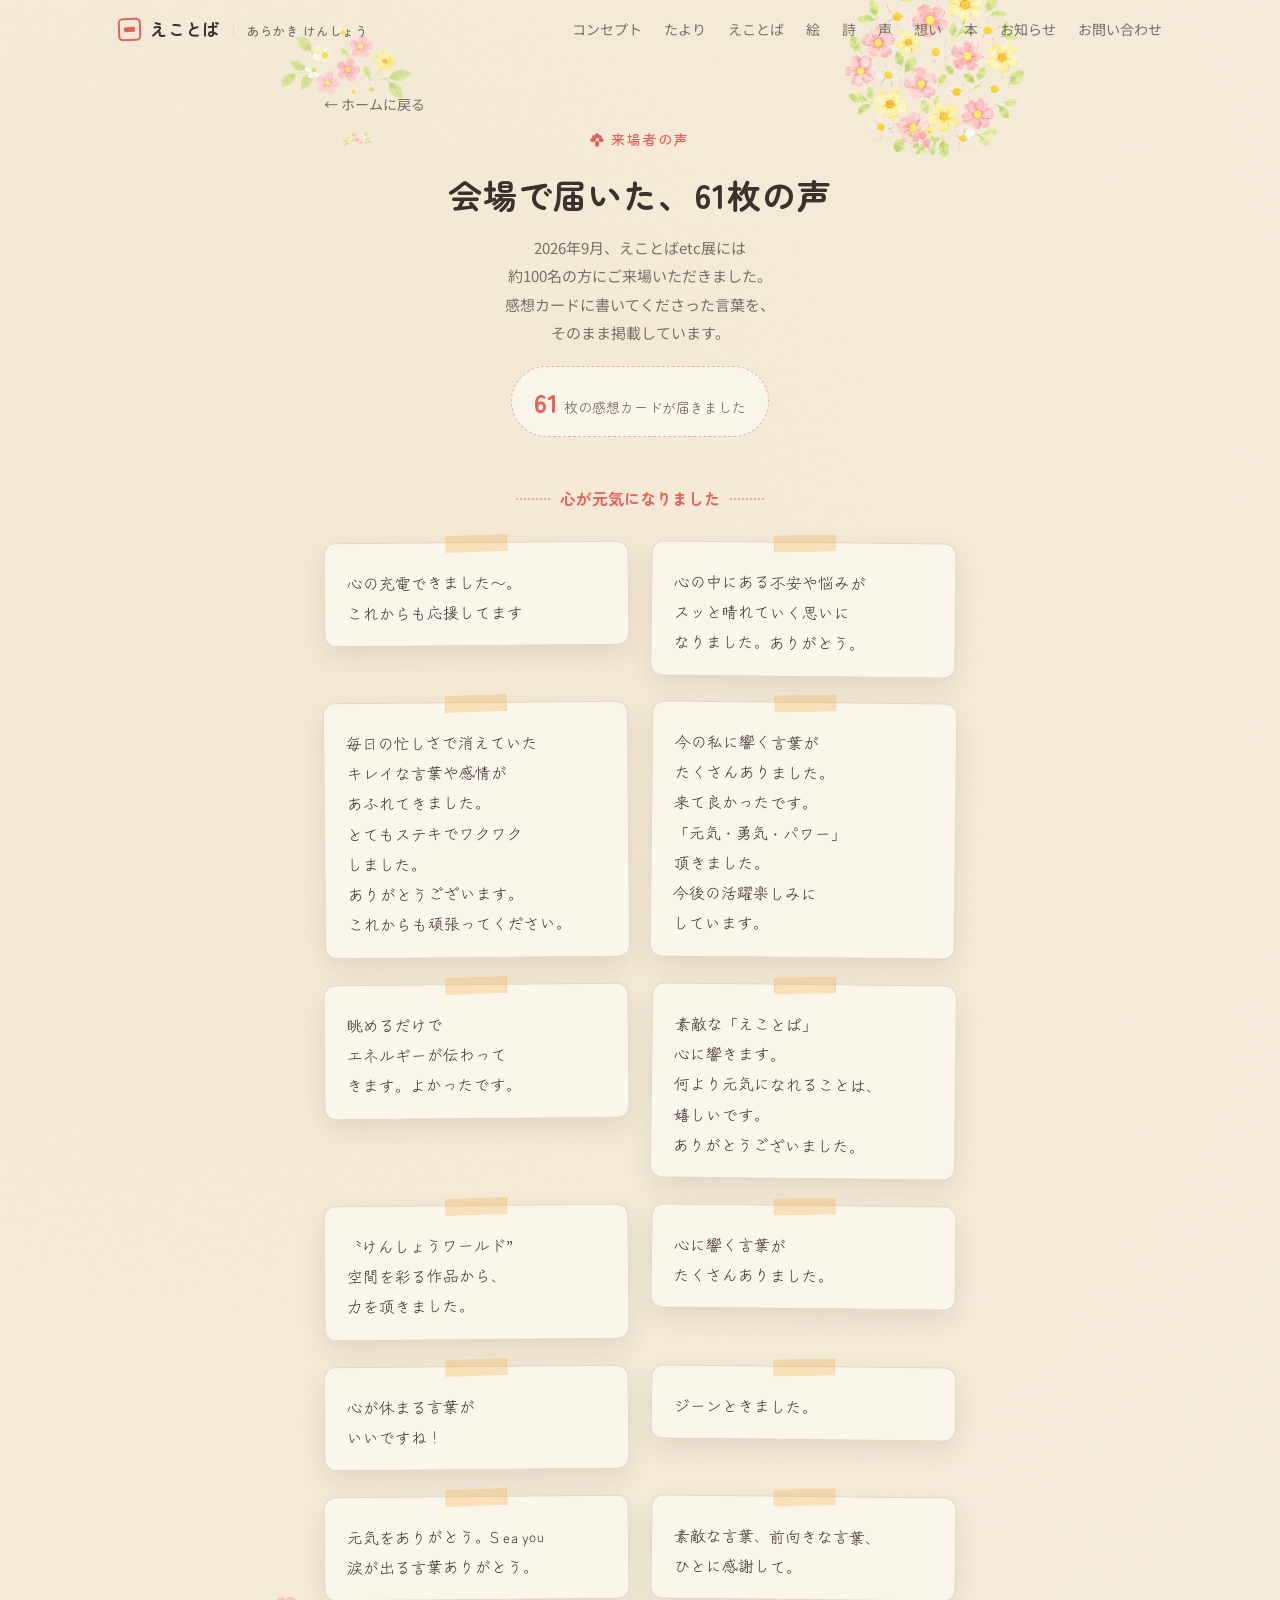
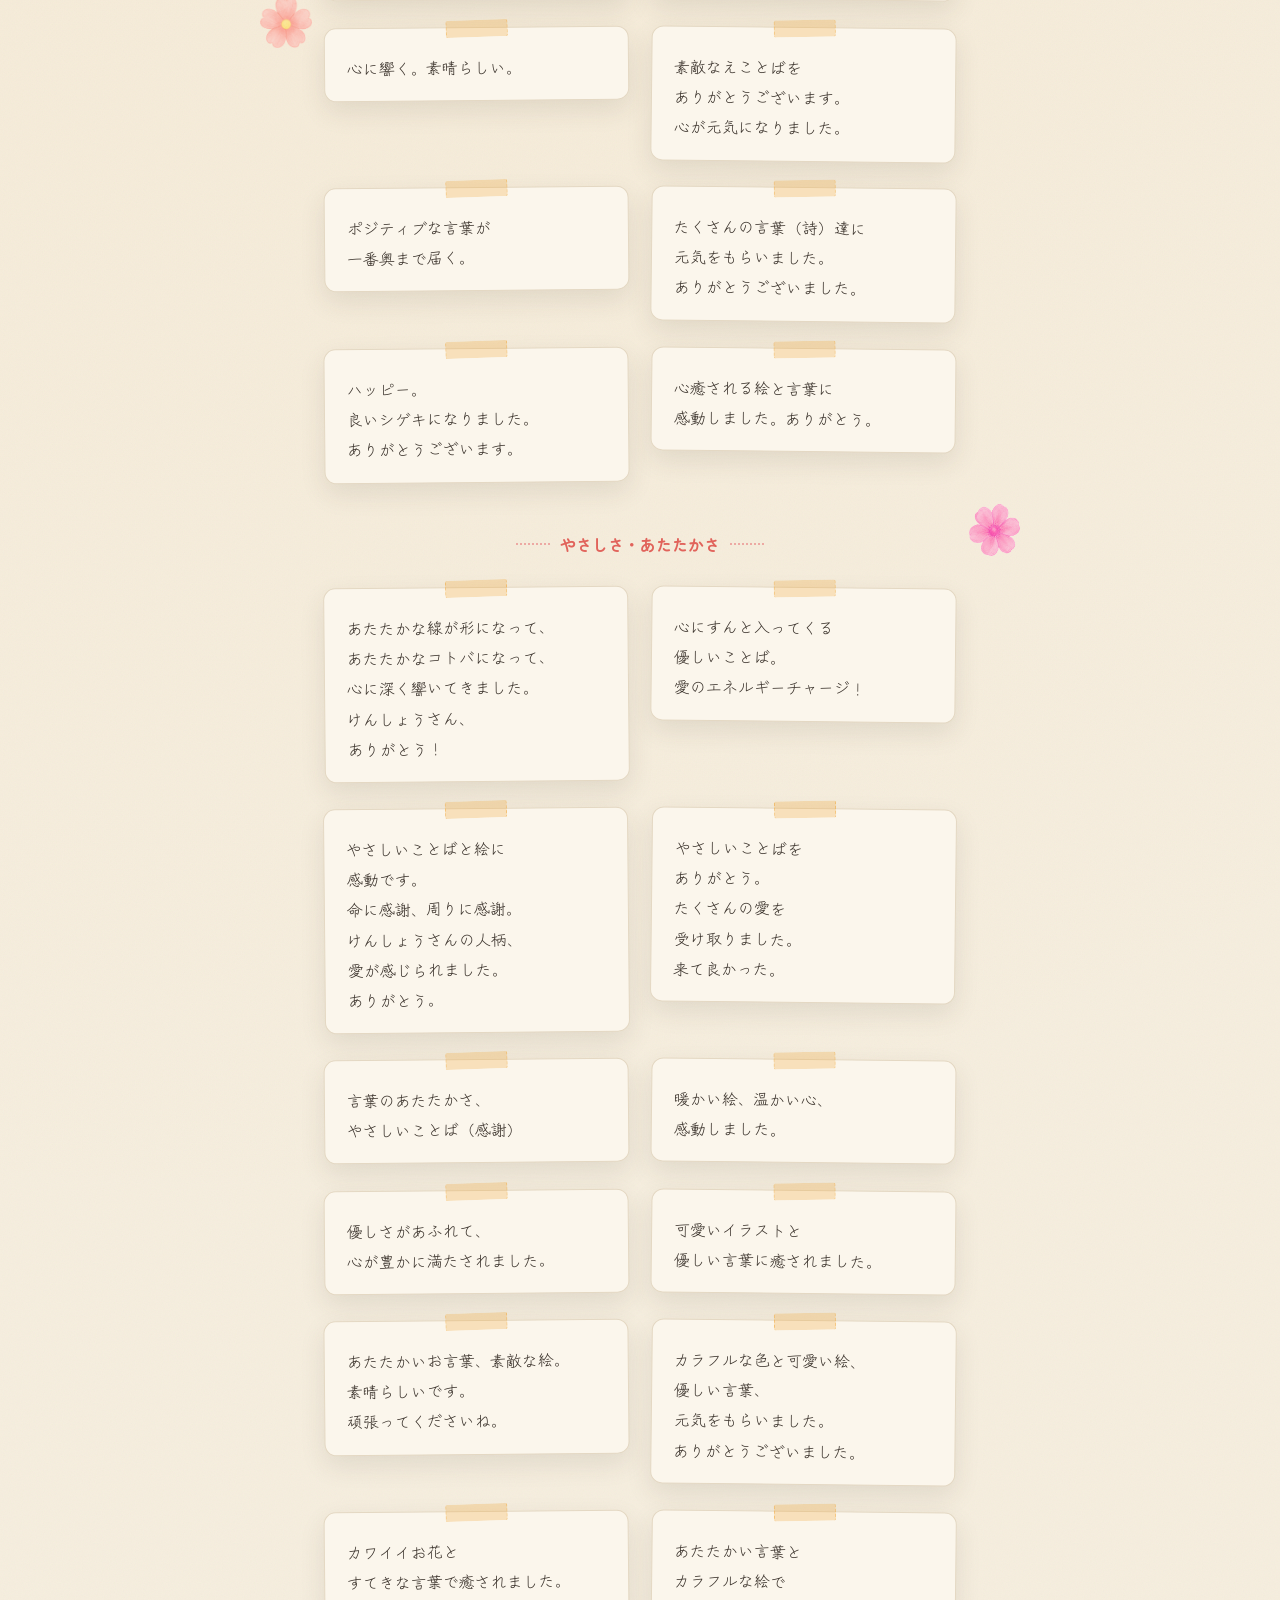
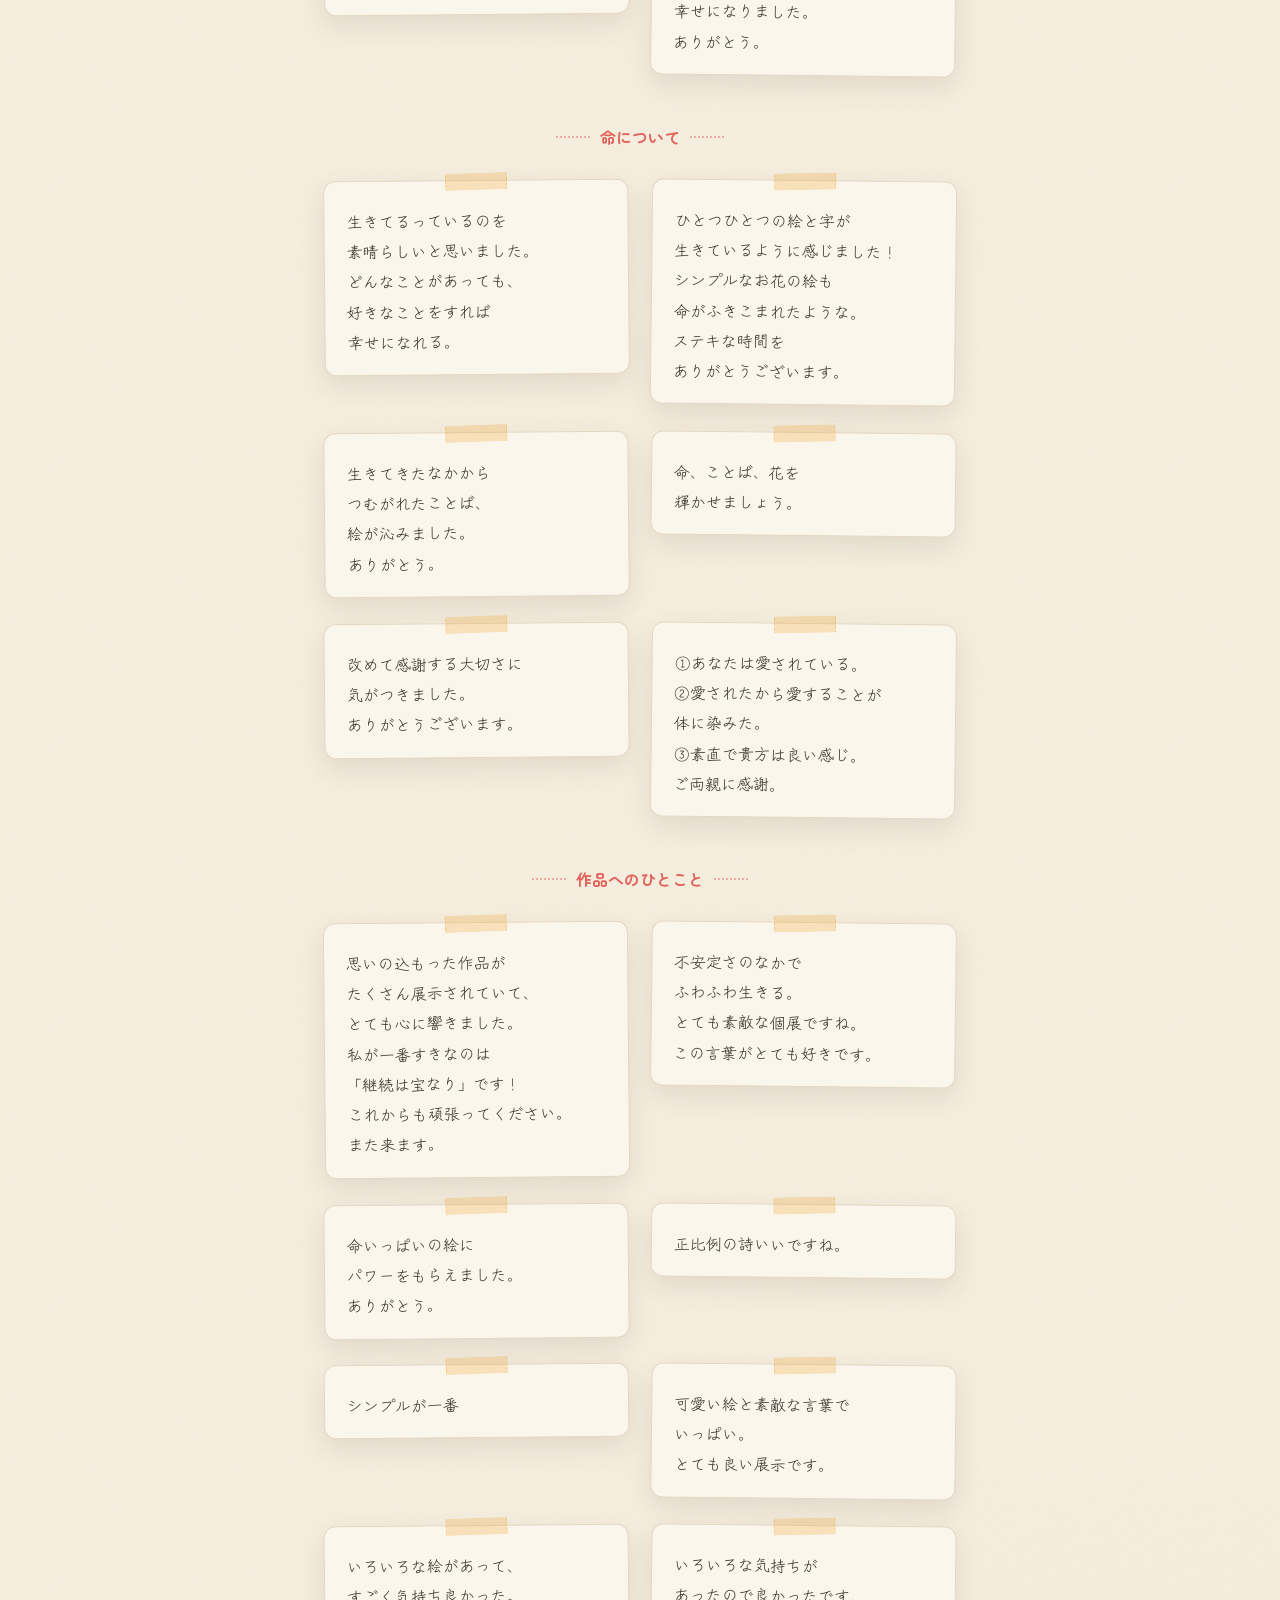
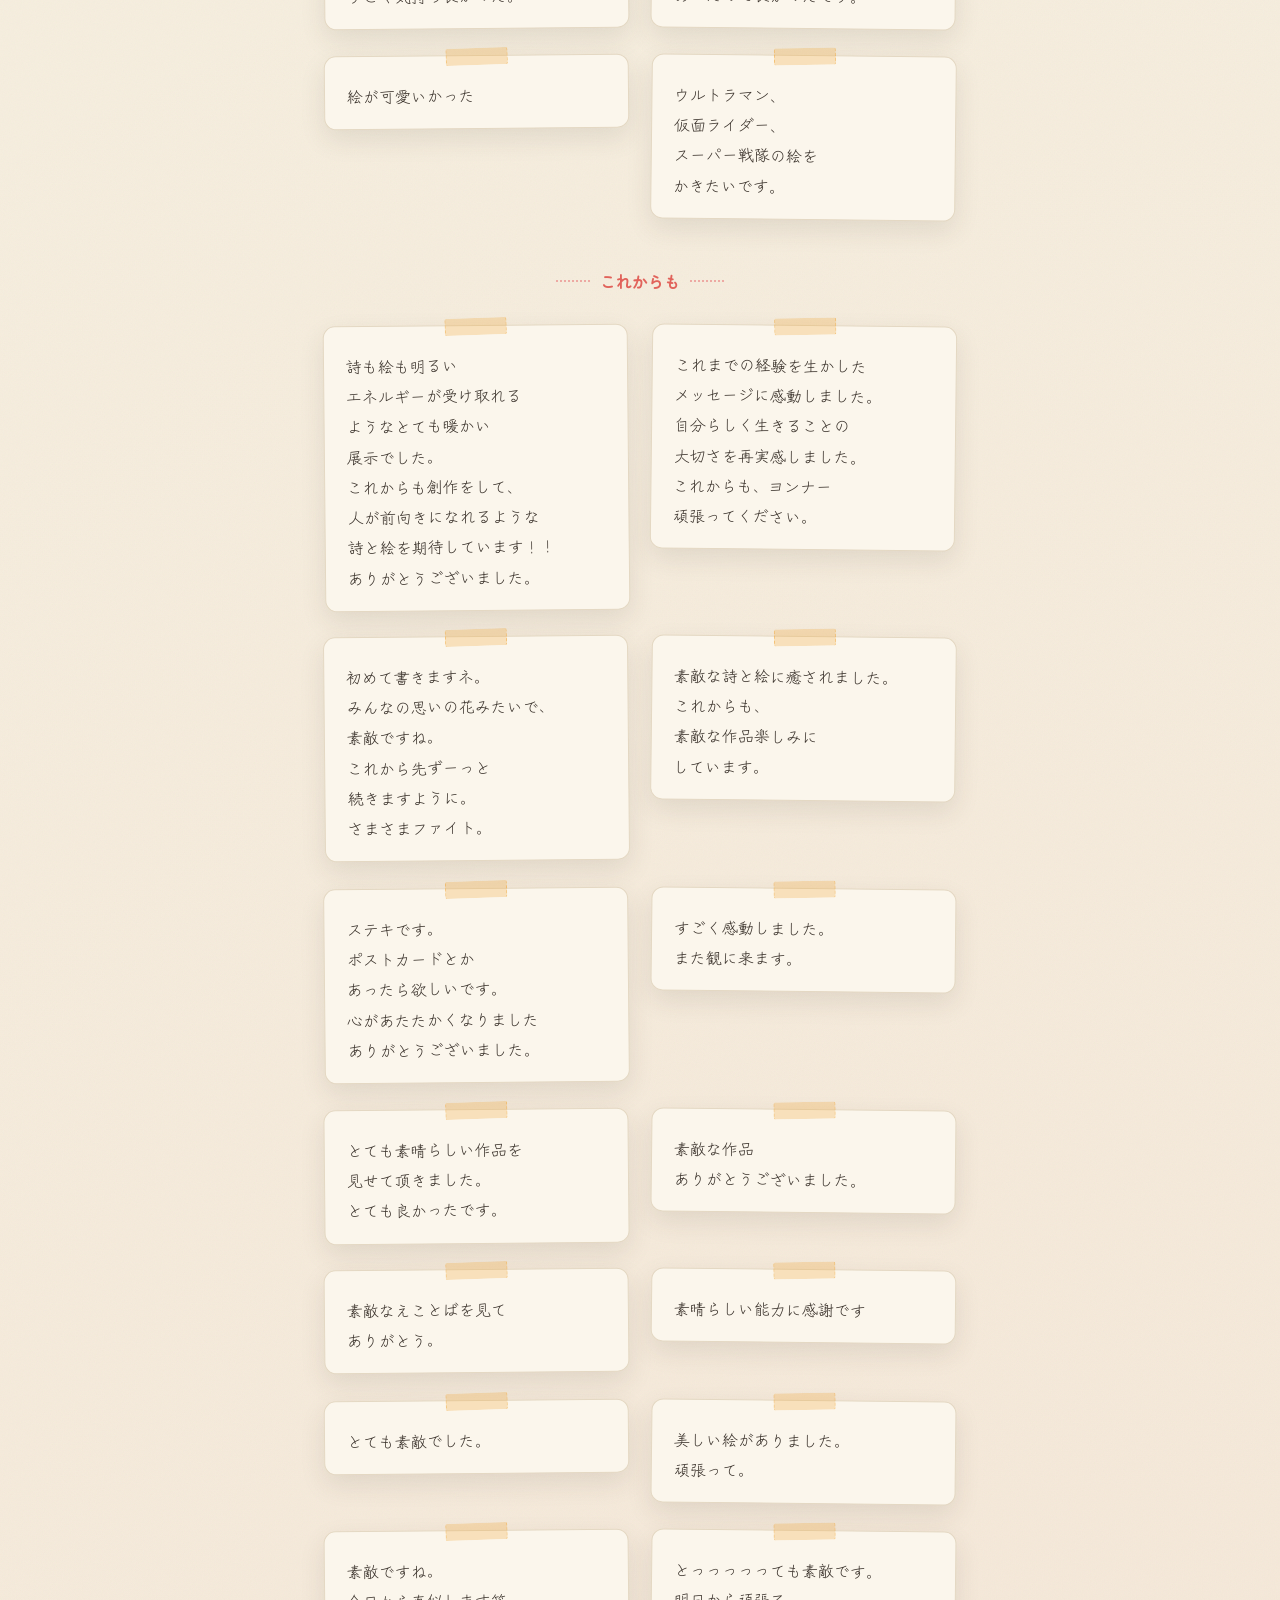
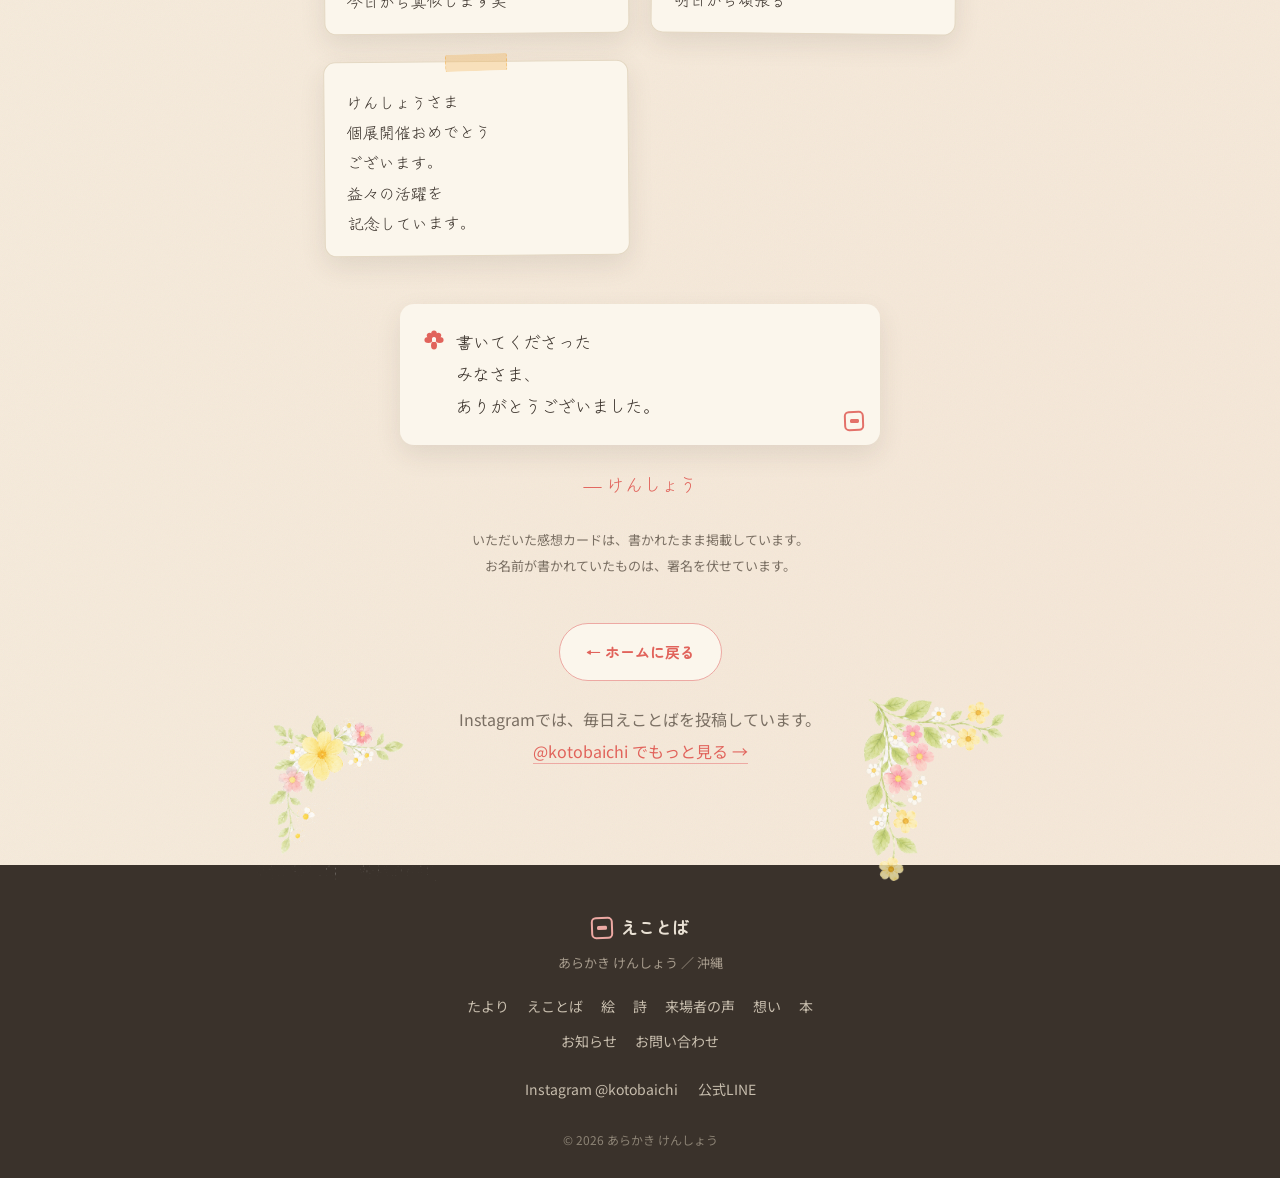
<file: koe.html>
<!-- Arakaki Kensho ekotoba site v2.x - voices page -->
<!DOCTYPE html>
<html lang="ja">
<head>
  <meta charset="UTF-8" />
  <meta name="viewport" content="width=device-width, initial-scale=1.0" />

  <!-- Google tag (gtag.js) - GA4 -->
  <script async src="https://www.googletagmanager.com/gtag/js?id=G-8PB6TK25SY"></script>
  <script>
    window.dataLayer = window.dataLayer || [];
    function gtag(){dataLayer.push(arguments);}
    gtag('js', new Date());
    gtag('config', 'G-8PB6TK25SY');
  </script>

  <title>来場者の声 ｜ えことば ― あらかき けんしょう</title>
  <meta name="description" content="えことばetc展（2026年9月・cafeめしギャラリーさまさま）で、ご来場のみなさまが感想カードに書いてくださった61枚の言葉を掲載しています。" />
  <meta property="og:title" content="来場者の声 ｜ えことば" />
  <meta property="og:description" content="会場で届いた、61枚の声。" />
  <meta property="og:type" content="website" />
  <meta property="og:image" content="images/ekotoba-04.jpg" />
  <meta name="theme-color" content="#F6EEDE" />
  <link rel="preconnect" href="https://fonts.googleapis.com" />
  <link rel="preconnect" href="https://fonts.gstatic.com" crossorigin />
  <link href="https://fonts.googleapis.com/css2?family=Zen+Maru+Gothic:wght@500;700&family=Noto+Sans+JP:wght@400;500&family=Zen+Kurenaido&display=swap" rel="stylesheet" />
  <link rel="stylesheet" href="styles.css?v=20260920-3" />
</head>
<body>

  <!-- ===== ヘッダー ===== -->
  <header class="site-header scrolled" id="siteHeader">
    <div class="header-inner">
      <a href="index.html" class="brand">
        <span class="hanko" aria-hidden="true"></span>
        <span class="brand-name"><span class="brand-main">えことば</span><span class="sep">｜</span><span class="brand-sub">あらかき けんしょう</span></span>
      </a>
      <nav class="site-nav" aria-label="メインナビ">
        <a href="index.html#concept">コンセプト</a>
        <a href="tayori.html">たより</a>
        <a href="index.html#gallery">えことば</a>
        <a href="index.html#paintings">絵</a>
        <a href="index.html#poems">詩</a>
        <a href="koe.html">声</a>
        <a href="index.html#story">想い</a>
        <a href="index.html#books">本</a>
        <a href="index.html#news">お知らせ</a>
        <a href="index.html#contact">お問い合わせ</a>
      </nav>
      <button class="nav-toggle" id="navToggle" aria-label="メニューを開く" aria-expanded="false">
        <span></span><span></span><span></span>
      </button>
    </div>
    <nav class="mobile-menu" id="mobileMenu" aria-label="モバイルメニュー" hidden>
      <a href="index.html#concept">コンセプト</a>
      <a href="tayori.html">たより</a>
      <a href="index.html#gallery">えことば</a>
      <a href="index.html#paintings">絵</a>
      <a href="index.html#poems">詩</a>
      <a href="koe.html">来場者の声</a>
      <a href="index.html#story">想い</a>
      <a href="index.html#books">本</a>
      <a href="index.html#news">お知らせ</a>
      <a href="index.html#contact">お問い合わせ</a>
    </nav>
  </header>

  <main>
    <section class="section koe-page" id="koe-list" data-decor="tl:07,tr:11,bl:06,br:09,l1:29,r1:41">
      <div class="works-top">
        <a href="index.html" class="works-back">← ホームに戻る</a>
      </div>

      <div class="eyebrow reveal">
        <p class="eyebrow-label"><span class="flower flower-red" aria-hidden="true"></span>来場者の声</p>
      </div>
      <h1 class="section-title reveal"><span class="nb">会場で届いた、</span><span class="nb">61枚の声</span></h1>
      <p class="section-lead reveal">2026年9月、えことばetc展には<br />約100名の方にご来場いただきました。<br />感想カードに書いてくださった言葉を、<br />そのまま掲載しています。</p>

      <p class="koe-count reveal"><strong>61</strong>枚の感想カードが届きました</p>

      <!-- ===== 心が元気になりました ===== -->
      <p class="koe-theme reveal">心が元気になりました</p>
      <ul class="koe-list">
        <li class="reveal"><div class="koe-card"><p class="koe-text">心の充電できました〜。<br />これからも応援してます</p></div></li>
        <li class="reveal"><div class="koe-card"><p class="koe-text">心の中にある不安や悩みが<br />スッと晴れていく思いに<br />なりました。ありがとう。</p></div></li>
        <li class="reveal"><div class="koe-card"><p class="koe-text">毎日の忙しさで消えていた<br />キレイな言葉や感情が<br />あふれてきました。<br />とてもステキでワクワク<br />しました。<br />ありがとうございます。<br />これからも頑張ってください。</p></div></li>
        <li class="reveal"><div class="koe-card"><p class="koe-text">今の私に響く言葉が<br />たくさんありました。<br />来て良かったです。<br />「元気・勇気・パワー」<br />頂きました。<br />今後の活躍楽しみに<br />しています。</p></div></li>
        <li class="reveal"><div class="koe-card"><p class="koe-text">眺めるだけで<br />エネルギーが伝わって<br />きます。よかったです。</p></div></li>
        <li class="reveal"><div class="koe-card"><p class="koe-text">素敵な「えことば」<br />心に響きます。<br />何より元気になれることは、<br />嬉しいです。<br />ありがとうございました。</p></div></li>
        <li class="reveal"><div class="koe-card"><p class="koe-text">〝けんしょうワールド”<br />空間を彩る作品から、<br />力を頂きました。</p></div></li>
        <li class="reveal"><div class="koe-card"><p class="koe-text">心に響く言葉が<br />たくさんありました。</p></div></li>
        <li class="reveal"><div class="koe-card"><p class="koe-text">心が休まる言葉が<br />いいですね！</p></div></li>
        <li class="reveal"><div class="koe-card"><p class="koe-text">ジーンときました。</p></div></li>
        <li class="reveal"><div class="koe-card"><p class="koe-text">元気をありがとう。S ea you<br />涙が出る言葉ありがとう。</p></div></li>
        <li class="reveal"><div class="koe-card"><p class="koe-text">素敵な言葉、前向きな言葉、<br />ひとに感謝して。</p></div></li>
        <li class="reveal"><div class="koe-card"><p class="koe-text">心に響く。素晴らしい。</p></div></li>
        <li class="reveal"><div class="koe-card"><p class="koe-text">素敵なえことばを<br />ありがとうございます。<br />心が元気になりました。</p></div></li>
        <li class="reveal"><div class="koe-card"><p class="koe-text">ポジティブな言葉が<br />一番奥まで届く。</p></div></li>
        <li class="reveal"><div class="koe-card"><p class="koe-text">たくさんの言葉（詩）達に<br />元気をもらいました。<br />ありがとうございました。</p></div></li>
        <li class="reveal"><div class="koe-card"><p class="koe-text">ハッピー。<br />良いシゲキになりました。<br />ありがとうございます。</p></div></li>
        <li class="reveal"><div class="koe-card"><p class="koe-text">心癒される絵と言葉に<br />感動しました。ありがとう。</p></div></li>
      </ul>

      <!-- ===== やさしさ・あたたかさ ===== -->
      <p class="koe-theme reveal">やさしさ・あたたかさ</p>
      <ul class="koe-list">
        <li class="reveal"><div class="koe-card"><p class="koe-text">あたたかな線が形になって、<br />あたたかなコトバになって、<br />心に深く響いてきました。<br />けんしょうさん、<br />ありがとう！</p></div></li>
        <li class="reveal"><div class="koe-card"><p class="koe-text">心にすんと入ってくる<br />優しいことば。<br />愛のエネルギーチャージ！</p></div></li>
        <li class="reveal"><div class="koe-card"><p class="koe-text">やさしいことばと絵に<br />感動です。<br />命に感謝、周りに感謝。<br />けんしょうさんの人柄、<br />愛が感じられました。<br />ありがとう。</p></div></li>
        <li class="reveal"><div class="koe-card"><p class="koe-text">やさしいことばを<br />ありがとう。<br />たくさんの愛を<br />受け取りました。<br />来て良かった。</p></div></li>
        <li class="reveal"><div class="koe-card"><p class="koe-text">言葉のあたたかさ、<br />やさしいことば（感謝）</p></div></li>
        <li class="reveal"><div class="koe-card"><p class="koe-text">暖かい絵、温かい心、<br />感動しました。</p></div></li>
        <li class="reveal"><div class="koe-card"><p class="koe-text">優しさがあふれて、<br />心が豊かに満たされました。</p></div></li>
        <li class="reveal"><div class="koe-card"><p class="koe-text">可愛いイラストと<br />優しい言葉に癒されました。</p></div></li>
        <li class="reveal"><div class="koe-card"><p class="koe-text">あたたかいお言葉、素敵な絵。<br />素晴らしいです。<br />頑張ってくださいね。</p></div></li>
        <li class="reveal"><div class="koe-card"><p class="koe-text">カラフルな色と可愛い絵、<br />優しい言葉、<br />元気をもらいました。<br />ありがとうございました。</p></div></li>
        <li class="reveal"><div class="koe-card"><p class="koe-text">カワイイお花と<br />すてきな言葉で癒されました。</p></div></li>
        <li class="reveal"><div class="koe-card"><p class="koe-text">あたたかい言葉と<br />カラフルな絵で<br />幸せになりました。<br />ありがとう。</p></div></li>
      </ul>

      <!-- ===== 命について ===== -->
      <p class="koe-theme reveal">命について</p>
      <ul class="koe-list">
        <li class="reveal"><div class="koe-card"><p class="koe-text">生きてるっているのを<br />素晴らしいと思いました。<br />どんなことがあっても、<br />好きなことをすれば<br />幸せになれる。</p></div></li>
        <li class="reveal"><div class="koe-card"><p class="koe-text">ひとつひとつの絵と字が<br />生きているように感じました！<br />シンプルなお花の絵も<br />命がふきこまれたような。<br />ステキな時間を<br />ありがとうございます。</p></div></li>
        <li class="reveal"><div class="koe-card"><p class="koe-text">生きてきたなかから<br />つむがれたことば、<br />絵が沁みました。<br />ありがとう。</p></div></li>
        <li class="reveal"><div class="koe-card"><p class="koe-text">命、ことば、花を<br />輝かせましょう。</p></div></li>
        <li class="reveal"><div class="koe-card"><p class="koe-text">改めて感謝する大切さに<br />気がつきました。<br />ありがとうございます。</p></div></li>
        <li class="reveal"><div class="koe-card"><p class="koe-text">①あなたは愛されている。<br />②愛されたから愛することが<br />体に染みた。<br />③素直で貴方は良い感じ。<br />ご両親に感謝。</p></div></li>
      </ul>

      <!-- ===== 作品へのひとこと ===== -->
      <p class="koe-theme reveal">作品へのひとこと</p>
      <ul class="koe-list">
        <li class="reveal"><div class="koe-card"><p class="koe-text">思いの込もった作品が<br />たくさん展示されていて、<br />とても心に響きました。<br />私が一番すきなのは<br />「継続は宝なり」です！<br />これからも頑張ってください。<br />また来ます。</p></div></li>
        <li class="reveal"><div class="koe-card"><p class="koe-text">不安定さのなかで<br />ふわふわ生きる。<br />とても素敵な個展ですね。<br />この言葉がとても好きです。</p></div></li>
        <li class="reveal"><div class="koe-card"><p class="koe-text">命いっぱいの絵に<br />パワーをもらえました。<br />ありがとう。</p></div></li>
        <li class="reveal"><div class="koe-card"><p class="koe-text">正比例の詩いいですね。</p></div></li>
        <li class="reveal"><div class="koe-card"><p class="koe-text">シンプルが一番</p></div></li>
        <li class="reveal"><div class="koe-card"><p class="koe-text">可愛い絵と素敵な言葉で<br />いっぱい。<br />とても良い展示です。</p></div></li>
        <li class="reveal"><div class="koe-card"><p class="koe-text">いろいろな絵があって、<br />すごく気持ち良かった。</p></div></li>
        <li class="reveal"><div class="koe-card"><p class="koe-text">いろいろな気持ちが<br />あったので良かったです。</p></div></li>
        <li class="reveal"><div class="koe-card"><p class="koe-text">絵が可愛いかった</p></div></li>
        <li class="reveal"><div class="koe-card"><p class="koe-text">ウルトラマン、<br />仮面ライダー、<br />スーパー戦隊の絵を<br />かきたいです。</p></div></li>
      </ul>

      <!-- ===== これからも ===== -->
      <p class="koe-theme reveal">これからも</p>
      <ul class="koe-list">
        <li class="reveal"><div class="koe-card"><p class="koe-text">詩も絵も明るい<br />エネルギーが受け取れる<br />ようなとても暖かい<br />展示でした。<br />これからも創作をして、<br />人が前向きになれるような<br />詩と絵を期待しています！！<br />ありがとうございました。</p></div></li>
        <li class="reveal"><div class="koe-card"><p class="koe-text">これまでの経験を生かした<br />メッセージに感動しました。<br />自分らしく生きることの<br />大切さを再実感しました。<br />これからも、ヨンナー<br />頑張ってください。</p></div></li>
        <li class="reveal"><div class="koe-card"><p class="koe-text">初めて書きますネ。<br />みんなの思いの花みたいで、<br />素敵ですね。<br />これから先ずーっと<br />続きますように。<br />さまさまファイト。</p></div></li>
        <li class="reveal"><div class="koe-card"><p class="koe-text">素敵な詩と絵に癒されました。<br />これからも、<br />素敵な作品楽しみに<br />しています。</p></div></li>
        <li class="reveal"><div class="koe-card"><p class="koe-text">ステキです。<br />ポストカードとか<br />あったら欲しいです。<br />心があたたかくなりました<br />ありがとうございました。</p></div></li>
        <li class="reveal"><div class="koe-card"><p class="koe-text">すごく感動しました。<br />また観に来ます。</p></div></li>
        <li class="reveal"><div class="koe-card"><p class="koe-text">とても素晴らしい作品を<br />見せて頂きました。<br />とても良かったです。</p></div></li>
        <li class="reveal"><div class="koe-card"><p class="koe-text">素敵な作品<br />ありがとうございました。</p></div></li>
        <li class="reveal"><div class="koe-card"><p class="koe-text">素敵なえことばを見て<br />ありがとう。</p></div></li>
        <li class="reveal"><div class="koe-card"><p class="koe-text">素晴らしい能力に感謝です</p></div></li>
        <li class="reveal"><div class="koe-card"><p class="koe-text">とても素敵でした。</p></div></li>
        <li class="reveal"><div class="koe-card"><p class="koe-text">美しい絵がありました。<br />頑張って。</p></div></li>
        <li class="reveal"><div class="koe-card"><p class="koe-text">素敵ですね。<br />今日から真似します笑</p></div></li>
        <li class="reveal"><div class="koe-card"><p class="koe-text">とっっっっっても素敵です。<br />明日から頑張る</p></div></li>
        <li class="reveal"><div class="koe-card"><p class="koe-text">けんしょうさま<br />個展開催おめでとう<br />ございます。<br />益々の活躍を<br />記念しています。</p></div></li>
      </ul>

      <!-- ===== 結び ===== -->
      <div class="quotebox reveal" style="margin-top:48px;">
        <span class="flower flower-red" aria-hidden="true"></span>
        <p>書いてくださった<br />みなさま、<br />ありがとうございました。</p>
        <span class="hanko" aria-hidden="true"></span>
      </div>
      <p class="story-sign reveal" style="text-align:center;" aria-hidden="true">― けんしょう</p>

      <p class="gallery-note reveal" style="text-align:center;margin-top:26px;font-size:13px;">
        いただいた感想カードは、書かれたまま掲載しています。<br />
        お名前が書かれていたものは、署名を伏せています。
      </p>

      <div class="gallery-more reveal">
        <a href="index.html" class="btn btn-ghost">← ホームに戻る</a>
        <p class="gallery-note">Instagramでは、毎日えことばを投稿しています。<br />
          <a href="https://www.instagram.com/kotobaichi/" target="_blank" rel="noopener" class="inline-link">@kotobaichi でもっと見る →</a></p>
      </div>
    </section>
  </main>

  <!-- ===== フッター ===== -->
  <footer class="site-footer">
    <div class="footer-inner">
      <div class="footer-brand">
        <span class="hanko" aria-hidden="true"></span>
        <p class="footer-name">えことば</p>
      </div>
      <p class="footer-place">あらかき けんしょう ／ 沖縄</p>
      <nav class="footer-nav" aria-label="フッターナビ">
        <a href="tayori.html">たより</a>
        <a href="index.html#gallery">えことば</a>
        <a href="index.html#paintings">絵</a>
        <a href="index.html#poems">詩</a>
        <a href="koe.html">来場者の声</a>
        <a href="index.html#story">想い</a>
        <a href="index.html#books">本</a>
        <a href="index.html#news">お知らせ</a>
        <a href="index.html#contact">お問い合わせ</a>
      </nav>
      <div class="footer-sns">
        <a href="https://www.instagram.com/kotobaichi/" target="_blank" rel="noopener">Instagram @kotobaichi</a>
        <a href="https://lin.ee/srRDLxV" target="_blank" rel="noopener" style="margin-left:16px;">公式LINE</a>
      </div>
      <p class="copyright">© <span id="year"></span> あらかき けんしょう</p>
    </div>
  </footer>

  <script src="script.js"></script>
  <script src="tracking.js"></script>
</body>
</html>
</file>
<file: styles.css>
/* Arakaki Kensho ekotoba site v2.0  ―  warm / hand-drawn / mobile-first */

/* ===== トークン ===== */
:root {
  --paper: #F6EEDE;          /* 温かい生成りクリーム */
  --paper-soft: #FBF6EC;     /* カード・引用の明るい面 */
  --paper-tint: #F1E6D2;     /* タグ・帯の淡い面 */
  --ink: #3A322B;            /* 墨に寄せた文字色 */
  --ink-soft: #7A6F63;       /* 補助テキスト */
  --accent: #E1635B;         /* 落款の赤（CTA・見出し装飾） */
  --accent-soft: #EDA9A3;    /* 点線・淡い赤 */
  --accent-warm: #F0A93F;    /* 花の黄・橙 */
  --line: #E4D8C3;           /* 極薄の罫線 */
  --wood-l1: #E4C79B;        /* 明るい木 ハイライト */
  --wood-l2: #C9A56E;        /* 明るい木 ベース */
  --wood-l3: #A9814B;        /* 明るい木 影 */
  --wood-d1: #7A5333;        /* 濃い木 */
  --wood-d2: #593C22;
  --wood-d3: #3E2915;

  --shadow-card: 0 10px 26px rgba(58, 50, 43, 0.10);
  --shadow-frame: 0 16px 34px rgba(58, 50, 43, 0.20);
  --shadow-cta: 0 10px 20px rgba(225, 99, 91, 0.32);

  --wrap: 560px;             /* スマホ主体：本文は狭めに */
  --wide: 1080px;

  --font-display: "Zen Maru Gothic", sans-serif;
  --font-body: "Noto Sans JP", sans-serif;
  --font-quote: "Zen Kurenaido", serif;
}

/* ===== リセット ===== */
*, *::before, *::after { box-sizing: border-box; }
html { scroll-behavior: smooth; scroll-padding-top: 68px; -webkit-text-size-adjust: 100%; }
body {
  margin: 0;
  font-family: var(--font-body);
  color: var(--ink);
  background-color: var(--paper);
  background-image:
    radial-gradient(circle at 15% 8%, rgba(240, 169, 63, 0.06), transparent 32%),
    radial-gradient(circle at 88% 92%, rgba(225, 99, 91, 0.05), transparent 34%),
    url("data:image/svg+xml,%3Csvg xmlns='http://www.w3.org/2000/svg' width='140' height='140'%3E%3Cfilter id='n'%3E%3CfeTurbulence type='fractalNoise' baseFrequency='0.85' numOctaves='2'/%3E%3C/filter%3E%3Crect width='100%25' height='100%25' filter='url(%23n)' opacity='0.05'/%3E%3C/svg%3E");
  line-height: 1.9;
  overflow-x: hidden;
  -webkit-font-smoothing: antialiased;
  text-rendering: optimizeLegibility;
}
img { max-width: 100%; height: auto; display: block; }
a { color: inherit; text-decoration: none; }
h1, h2, h3 { font-family: var(--font-display); font-weight: 700; line-height: 1.5; margin: 0; letter-spacing: .01em; }
button { font-family: inherit; cursor: pointer; }
:focus-visible { outline: 2px solid var(--accent); outline-offset: 3px; border-radius: 4px; }

/* ===== 落款印（ロゴマーク） ===== */
.hanko {
  --hk: var(--accent);
  display: inline-block;
  width: 1.55em; height: 1.55em;
  flex: 0 0 auto;
  border: 2.6px solid var(--hk);
  border-radius: 5px;
  position: relative;
  transform: rotate(-2deg);
}
.hanko::before {
  content: "";
  position: absolute;
  inset: 38% 22%;
  background: var(--hk);
  border-radius: 1.5px;
}

/* ===== 小花マーク ===== */
.flower {
  --petal: #F2A7B6;
  --center: var(--accent-warm);
  display: inline-block;
  width: 20px; height: 20px;
  flex: 0 0 auto;
  position: relative;
  background: var(--petal);
  -webkit-mask: url("data:image/svg+xml,%3Csvg xmlns='http://www.w3.org/2000/svg' viewBox='0 0 100 100'%3E%3Cg%3E%3Cellipse cx='50' cy='22' rx='15' ry='20'/%3E%3Cellipse cx='50' cy='78' rx='15' ry='20'/%3E%3Cellipse cx='22' cy='50' rx='20' ry='15'/%3E%3Cellipse cx='78' cy='50' rx='20' ry='15'/%3E%3Cellipse cx='30' cy='30' rx='14' ry='17' transform='rotate(-45 30 30)'/%3E%3Cellipse cx='70' cy='30' rx='14' ry='17' transform='rotate(45 70 30)'/%3E%3C/g%3E%3C/svg%3E") center / contain no-repeat;
          mask: url("data:image/svg+xml,%3Csvg xmlns='http://www.w3.org/2000/svg' viewBox='0 0 100 100'%3E%3Cg%3E%3Cellipse cx='50' cy='22' rx='15' ry='20'/%3E%3Cellipse cx='50' cy='78' rx='15' ry='20'/%3E%3Cellipse cx='22' cy='50' rx='20' ry='15'/%3E%3Cellipse cx='78' cy='50' rx='20' ry='15'/%3E%3Cellipse cx='30' cy='30' rx='14' ry='17' transform='rotate(-45 30 30)'/%3E%3Cellipse cx='70' cy='30' rx='14' ry='17' transform='rotate(45 70 30)'/%3E%3C/g%3E%3C/svg%3E") center / contain no-repeat;
}
.flower::after { content: ""; position: absolute; inset: 38%; border-radius: 50%; background: var(--center); }
.flower-red { --petal: var(--accent); --center: #fff; }
.flower-sm { width: 15px; height: 15px; }
.flower:nth-of-type(3n) { --petal: #A9C6E0; }
.flower:nth-of-type(3n+2) { --petal: #C9E4A6; }

/* ===== 装飾：花のあしらい（挿絵PNGを背景として端に） ===== */
.decor {
  position: absolute;
  z-index: 0;
  pointer-events: none;
  opacity: .8;
  background-repeat: no-repeat;
  background-position: center;
  background-size: contain;
}
/* 角：ほぼ正方形の枠 */
.decor-tl, .decor-tr, .decor-bl, .decor-br { width: 124px; height: 124px; }
.decor-tr { top: -14px; right: -18px; }
.decor-tl { top: -14px; left: -18px; transform: scaleX(-1); }
.decor-br { bottom: -14px; right: -18px; transform: scaleY(-1); }
.decor-bl { bottom: -14px; left: -18px; transform: scale(-1, -1); }
/* 左右の端：縦長のスプリグ（上下反転はしない） */
.decor-lm, .decor-rm { width: 80px; height: 196px; top: 38%; }
.decor-lm { left: -22px; transform: scaleX(-1); }
.decor-rm { right: -22px; }
/* 本文の横：単体の花を小さく散らす（l1〜l3 / r1〜r3） */
.decor-l1, .decor-l2, .decor-l3, .decor-r1, .decor-r2, .decor-r3 {
  width: 36px; height: 36px; opacity: .7;
}
.decor-l1 { left: -10px; top: 22%; }
.decor-l2 { left: -6px;  top: 50%; }
.decor-l3 { left: -10px; top: 77%; }
.decor-r1 { right: -10px; top: 29%; }
.decor-r2 { right: -6px;  top: 55%; }
.decor-r3 { right: -10px; top: 82%; }
/* 装飾は常にコンテンツの背面へ（.decor は absolute のまま維持） */
.hero, .section, .inner { position: relative; }
.hero > *:not(.decor), .section > *:not(.decor), .inner > *:not(.decor) { position: relative; z-index: 1; }
.hero > .decor, .section > .decor, .inner > .decor { z-index: 0; }

/* ===== ヘッダー ===== */
.site-header {
  position: fixed;
  inset: 0 0 auto 0;
  z-index: 50;
  transition: background-color .3s, box-shadow .3s;
}
.site-header.scrolled {
  background: rgba(246, 238, 222, 0.9);
  backdrop-filter: blur(8px);
  box-shadow: 0 1px 0 var(--line);
}
.header-inner {
  max-width: var(--wide);
  margin: 0 auto;
  padding: 12px 18px;
  display: flex;
  align-items: center;
  justify-content: space-between;
  gap: 12px;
}
.brand { display: flex; align-items: center; gap: 9px; }
.brand .hanko { font-size: 15px; }
.brand-name { font-family: var(--font-display); font-weight: 700; font-size: 15px; white-space: nowrap; display: inline-flex; align-items: baseline; }
.brand-name .brand-main { font-size: 17px; letter-spacing: .02em; }
.brand-name .sep { color: var(--line); margin: 0 5px; font-weight: 500; }
.brand-name .brand-sub { color: var(--ink-soft); font-size: 12.5px; font-weight: 500; }

.site-nav { display: none; }

/* モバイルメニュー */
.mobile-menu {
  position: fixed;
  inset: 0 0 auto 0;
  top: 56px;
  background: rgba(246, 238, 222, 0.98);
  backdrop-filter: blur(10px);
  box-shadow: 0 12px 24px rgba(58, 50, 43, 0.14);
  border-top: 1px solid var(--line);
  display: flex;
  flex-direction: column;
  padding: 8px 22px 18px;
  animation: menuIn .25s ease;
}
.mobile-menu[hidden] { display: none; }
.mobile-menu a {
  font-family: var(--font-display);
  font-weight: 500;
  font-size: 17px;
  padding: 13px 6px;
  border-bottom: 1px solid var(--line);
  display: flex;
  align-items: center;
  gap: 10px;
}
.mobile-menu a::before {
  content: "";
  width: 12px; height: 12px;
  background: var(--accent-soft);
  -webkit-mask: url("data:image/svg+xml,%3Csvg xmlns='http://www.w3.org/2000/svg' viewBox='0 0 100 100'%3E%3Cg%3E%3Cellipse cx='50' cy='22' rx='15' ry='20'/%3E%3Cellipse cx='50' cy='78' rx='15' ry='20'/%3E%3Cellipse cx='22' cy='50' rx='20' ry='15'/%3E%3Cellipse cx='78' cy='50' rx='20' ry='15'/%3E%3Cellipse cx='30' cy='30' rx='14' ry='17' transform='rotate(-45 30 30)'/%3E%3Cellipse cx='70' cy='30' rx='14' ry='17' transform='rotate(45 70 30)'/%3E%3C/g%3E%3C/svg%3E") center/contain no-repeat;
          mask: url("data:image/svg+xml,%3Csvg xmlns='http://www.w3.org/2000/svg' viewBox='0 0 100 100'%3E%3Cg%3E%3Cellipse cx='50' cy='22' rx='15' ry='20'/%3E%3Cellipse cx='50' cy='78' rx='15' ry='20'/%3E%3Cellipse cx='22' cy='50' rx='20' ry='15'/%3E%3Cellipse cx='78' cy='50' rx='20' ry='15'/%3E%3Cellipse cx='30' cy='30' rx='14' ry='17' transform='rotate(-45 30 30)'/%3E%3Cellipse cx='70' cy='30' rx='14' ry='17' transform='rotate(45 70 30)'/%3E%3C/g%3E%3C/svg%3E") center/contain no-repeat;
}
.mobile-menu a:last-child { border-bottom: none; }
@keyframes menuIn { from { opacity: 0; transform: translateY(-8px); } to { opacity: 1; transform: none; } }

.nav-toggle {
  display: flex; flex-direction: column; gap: 5px;
  background: none; border: none; padding: 6px; z-index: 60;
}
.nav-toggle span { width: 24px; height: 2px; background: var(--ink); border-radius: 2px; transition: transform .3s, opacity .3s; }
.nav-toggle[aria-expanded="true"] span:nth-child(1) { transform: translateY(7px) rotate(45deg); }
.nav-toggle[aria-expanded="true"] span:nth-child(2) { opacity: 0; }
.nav-toggle[aria-expanded="true"] span:nth-child(3) { transform: translateY(-7px) rotate(-45deg); }

/* ===== ボタン（ピル型CTA） ===== */
.btn {
  display: inline-flex;
  align-items: center;
  justify-content: center;
  gap: 10px;
  font-family: var(--font-display);
  font-weight: 700;
  border: none;
  transition: transform .2s, box-shadow .2s;
}
.btn-pill {
  width: 100%;
  max-width: 340px;
  padding: 17px 30px;
  font-size: 18px;
  letter-spacing: .06em;
  color: #fff;
  background: linear-gradient(180deg, #E97169 0%, var(--accent) 60%, #D9544C 100%);
  border-radius: 999px;
  box-shadow: var(--shadow-cta);
}
.btn-pill .chev { font-weight: 400; transition: transform .2s; }
.btn-pill:hover { transform: translateY(-2px); box-shadow: 0 14px 26px rgba(225, 99, 91, 0.4); }
.btn-pill:hover .chev { transform: translateX(4px); }
.btn-pill:disabled { background: var(--line); color: var(--ink-soft); box-shadow: none; cursor: not-allowed; transform: none; }
.btn-ghost {
  padding: 14px 26px;
  font-size: 15px;
  color: var(--accent);
  background: var(--paper-soft);
  border: 1.5px solid var(--accent-soft);
  border-radius: 999px;
}
.btn-ghost:hover { transform: translateY(-2px); background: #fff; }
.btn-line {
  background: linear-gradient(180deg, #2BD46F 0%, #06C755 60%, #05B34C 100%);
  box-shadow: 0 10px 20px rgba(6, 199, 85, 0.32);
}
.btn-line:hover { box-shadow: 0 14px 26px rgba(6, 199, 85, 0.4); }
.btn-line::before {
  content: "";
  width: 22px; height: 22px;
  flex: 0 0 auto;
  background: currentColor;
  -webkit-mask: url("data:image/svg+xml,%3Csvg xmlns='http://www.w3.org/2000/svg' viewBox='0 0 24 24'%3E%3Cpath d='M12 3C6.5 3 2 6.6 2 11c0 2.9 1.9 5.4 4.8 6.9-.2.7-.7 2.4-.8 2.8 0 0-.1.4.2.6.3.2.6 0 .6 0 .8-.3 2.9-1.5 4-2.2.4 0 .8.1 1.2.1 5.5 0 10-3.6 10-8.1C22 6.6 17.5 3 12 3z'/%3E%3C/svg%3E") center/contain no-repeat;
          mask: url("data:image/svg+xml,%3Csvg xmlns='http://www.w3.org/2000/svg' viewBox='0 0 24 24'%3E%3Cpath d='M12 3C6.5 3 2 6.6 2 11c0 2.9 1.9 5.4 4.8 6.9-.2.7-.7 2.4-.8 2.8 0 0-.1.4.2.6.3.2.6 0 .6 0 .8-.3 2.9-1.5 4-2.2.4 0 .8.1 1.2.1 5.5 0 10-3.6 10-8.1C22 6.6 17.5 3 12 3z'/%3E%3C/svg%3E") center/contain no-repeat;
}
.btn-ig::before {
  content: "";
  width: 22px; height: 22px;
  flex: 0 0 auto;
  background: currentColor;
  -webkit-mask: url("data:image/svg+xml,%3Csvg xmlns='http://www.w3.org/2000/svg' viewBox='0 0 24 24'%3E%3Cpath fill='none' stroke='black' stroke-width='2' d='M4 8a4 4 0 0 1 4-4h8a4 4 0 0 1 4 4v8a4 4 0 0 1-4 4H8a4 4 0 0 1-4-4z'/%3E%3Ccircle cx='12' cy='12' r='4' fill='none' stroke='black' stroke-width='2'/%3E%3Ccircle cx='17.5' cy='6.5' r='1.4' fill='black'/%3E%3C/svg%3E") center/contain no-repeat;
          mask: url("data:image/svg+xml,%3Csvg xmlns='http://www.w3.org/2000/svg' viewBox='0 0 24 24'%3E%3Cpath fill='none' stroke='black' stroke-width='2' d='M4 8a4 4 0 0 1 4-4h8a4 4 0 0 1 4 4v8a4 4 0 0 1-4 4H8a4 4 0 0 1-4-4z'/%3E%3Ccircle cx='12' cy='12' r='4' fill='none' stroke='black' stroke-width='2'/%3E%3Ccircle cx='17.5' cy='6.5' r='1.4' fill='black'/%3E%3C/svg%3E") center/contain no-repeat;
}

/* ===== 木製フレーム ===== */
.frame {
  position: relative;
  padding: 15px;
  border-radius: 6px;
  background:
    linear-gradient(150deg, var(--wood-l1), var(--wood-l2) 42%, var(--wood-l3) 100%);
  box-shadow: var(--shadow-frame);
}
.frame::before {  /* 木目 */
  content: "";
  position: absolute; inset: 0;
  border-radius: 6px;
  background:
    repeating-linear-gradient(115deg, rgba(255,255,255,.10) 0 2px, transparent 2px 7px),
    repeating-linear-gradient(115deg, rgba(70,40,15,.12) 0 1px, transparent 1px 5px);
  pointer-events: none;
}
.frame::after { /* 内側の陰影 */
  content: "";
  position: absolute; inset: 15px;
  border-radius: 3px;
  box-shadow: inset 0 2px 6px rgba(62, 41, 21, 0.4);
  pointer-events: none;
}
.frame img { border-radius: 2px; position: relative; }
.frame--dark {
  background: linear-gradient(150deg, #8a5f3a, var(--wood-d1) 42%, var(--wood-d2) 100%);
  padding: 18px;
}
.frame--dark::after { inset: 18px; box-shadow: inset 0 2px 8px rgba(20, 12, 5, 0.55); }

/* 実物の木製額縁ごと撮影した写真用。
   CSSの額縁を描くと「額縁 in 額縁」になるので、写真そのものを額縁として見せる。 */
.frame--photo { padding: 0; background: none; border-radius: 8px; overflow: hidden; box-shadow: var(--shadow-frame); }
.frame--photo::before, .frame--photo::after { content: none; }
.frame--photo img { border-radius: 0; }

/* ===== セクション ===== */
main { display: block; }
.section {
  position: relative;
  max-width: var(--wrap);
  margin: 0 auto;
  padding: 62px 22px;
  overflow: hidden;
}
.section-alt { background: linear-gradient(180deg, rgba(241,230,210,.55), rgba(241,230,210,.25)); max-width: none; }
.section-alt > .inner { max-width: var(--wrap); margin: 0 auto; }

/* セクション見出し（バナー画像＋タイトル） */
.eyebrow { text-align: center; margin-bottom: 14px; position: relative; }
.section-banner { display: block; margin: 0 auto; width: min(86%, 340px); height: auto; }
/* バナーの左右に小さな花束を添える */
.eyebrow::before, .eyebrow::after {
  content: ""; position: absolute; top: 46%; width: 40px; height: 40px;
  background-size: contain; background-repeat: no-repeat; background-position: center;
  opacity: .9; pointer-events: none;
}
.eyebrow::before { left: 2%; background-image: url("images/decorations/deco-07.png"); transform: translateY(-50%); }
.eyebrow::after { right: 2%; background-image: url("images/decorations/deco-05.png"); transform: translateY(-50%) scaleX(-1); }
.eyebrow-label {
  display: inline-flex; align-items: center; gap: 7px;
  font-family: var(--font-display); font-weight: 500;
  font-size: 14px; color: var(--accent); margin: 0;
  letter-spacing: .12em;
}
.eyebrow-label .flower { width: 14px; height: 14px; }
.section-title {
  text-align: center;
  font-size: clamp(24px, 7.1vw, 34px);
  letter-spacing: .03em;
  margin-top: 6px;
}
/* 改行位置を整える：句（フレーズ）単位で折り返す */
.nb { white-space: nowrap; }
.section-lead {
  text-align: center; color: var(--ink-soft);
  font-size: 15px; margin: 14px auto 0; max-width: 30em;
}

/* ===== ヒーロー ===== */
.hero {
  position: relative;
  padding: 92px 22px 56px;
  max-width: var(--wrap);
  margin: 0 auto;
  text-align: center;
  overflow: hidden;
}
.hero-title {
  font-size: clamp(25px, 7.2vw, 46px);
  line-height: 1.6;
  margin: 4px 0 0;
  overflow-wrap: anywhere;
}
.hero-sub {
  font-family: var(--font-quote);
  color: var(--ink-soft);
  font-size: 17px;
  margin: 18px auto 0;
  max-width: 26em;
}
.hero-art { margin: 34px auto 0; max-width: 400px; }
.hero-art figcaption {
  font-family: var(--font-quote); color: var(--ink-soft);
  margin-top: 14px; font-size: 15px;
}

/* ===== ヒーローのカルーセル ===== */
.carousel { position: relative; }
.carousel-viewport { overflow: hidden; border-radius: 6px; }
.carousel-track { display: flex; will-change: transform; transition: transform 1.7s cubic-bezier(.4, 0, .15, 1); }
.carousel.no-anim .carousel-track { transition: none; }
.c-slide { flex: 0 0 100%; min-width: 0; margin: 0; opacity: .35; transition: opacity 1.6s ease; }
.c-slide.is-active { opacity: 1; }
.c-slide .frame { cursor: zoom-in; }
.c-arrow {
  position: absolute; top: 38%; transform: translateY(-50%);
  width: 40px; height: 40px; border-radius: 50%;
  border: 1px solid var(--line); background: rgba(251, 246, 236, 0.9);
  color: var(--ink); font-size: 24px; line-height: 1; font-family: var(--font-display);
  box-shadow: var(--shadow-card); display: flex; align-items: center; justify-content: center;
  transition: background-color .2s, transform .2s; z-index: 3;
}
.c-arrow:hover { background: #fff; }
.c-prev { left: -6px; }
.c-next { right: -6px; }
.c-dots { display: flex; justify-content: center; gap: 9px; margin-top: 16px; }
.c-dot {
  width: 9px; height: 9px; border-radius: 50%; border: none; padding: 0;
  background: var(--line); cursor: pointer; transition: background-color .2s, transform .2s;
}
.c-dot.active { background: var(--accent); transform: scale(1.25); }

/* ===== お知らせ：チラシ ===== */
.news-flyer { margin: 18px 0 0; }
.news-flyer img {
  border-radius: 8px; border: 1px solid var(--line);
  box-shadow: var(--shadow-card); cursor: zoom-in; margin: 0 auto;
  max-width: 300px; width: 100%;
}
.news-flyer figcaption { font-size: 12px; color: var(--ink-soft); margin-top: 8px; }
.hero-actions { margin-top: 30px; display: flex; flex-direction: column; align-items: center; gap: 14px; }

/* ===== 作品ページ ===== */
.works-page { padding-top: 92px; }
.works-top { text-align: left; margin-bottom: 6px; }
.works-back {
  display: inline-flex; align-items: center; font-size: 14px; color: var(--ink-soft);
  border-bottom: 1px solid transparent; transition: color .2s, border-color .2s;
}
.works-back:hover { color: var(--accent); border-color: var(--accent-soft); }

/* ===== ギャラリー ===== */
.gallery-grid { display: grid; grid-template-columns: 1fr; gap: 34px; }
.work-card { margin: 0; }
.work-card .frame { cursor: zoom-in; transition: transform .25s; }
.work-card .frame:hover { transform: translateY(-4px); }
.work-caption {
  font-family: var(--font-quote); font-size: 17px;
  text-align: center; margin-top: 15px; line-height: 1.75;
}
.gallery-more { text-align: center; margin-top: 44px; display: flex; flex-direction: column; align-items: center; gap: 22px; }
.gallery-note { color: var(--ink-soft); line-height: 2; margin: 0; }
.inline-link { color: var(--accent); border-bottom: 1px solid var(--accent-soft); }

/* ===== 絵 ===== */
.painting-list, .poem-list, .book-list { display: flex; flex-direction: column; gap: 54px; }
.painting { margin: 0; }
.painting .frame { cursor: zoom-in; }
.painting figcaption { text-align: center; margin-top: 18px; }
.painting figcaption h3 { font-size: 22px; margin-bottom: 10px; }
.painting figcaption p { color: var(--ink-soft); font-size: 14.5px; }

/* ===== 詩 ===== */
.poem { text-align: center; }
.poem .frame { cursor: zoom-in; max-width: 340px; margin: 0 auto; }
.poem-text { margin-top: 22px; }
.poem-text h3 { font-family: var(--font-quote); font-size: 24px; color: var(--accent); margin-bottom: 12px; }
.poem-body { font-family: var(--font-quote); font-size: 19px; line-height: 2.1; margin: 0; }

/* ===== 引用ボックス ===== */
.quotebox {
  position: relative;
  background: var(--paper-soft);
  border-radius: 14px;
  padding: 22px 24px;
  box-shadow: var(--shadow-card);
  max-width: 30em;
  margin: 26px auto 0;
  display: flex; gap: 12px; align-items: flex-start;
}
.quotebox .flower { margin-top: 4px; }
.quotebox p { margin: 0; font-family: var(--font-quote); font-size: 17px; line-height: 1.9; }
.quotebox .hanko { position: absolute; right: 16px; bottom: 14px; font-size: 13px; opacity: .9; }

/* ===== 想い ===== */
.section-story { text-align: center; }
.story-body { max-width: 26em; margin: 26px auto 0; }
.story-body p { font-size: 16px; margin: 0 0 18px; }
.story-portrait { margin: 30px auto 0; max-width: 300px; }
.story-portrait figcaption { font-family: var(--font-quote); color: var(--ink-soft); margin-top: 12px; font-size: 14px; }
.story-sign { font-family: var(--font-quote); color: var(--accent); font-size: 18px; margin-top: 22px; }

/* ===== コンセプト ===== */
.section-concept { text-align: center; }
.concept-list {
  list-style: none; padding: 0; margin: 28px auto 0; max-width: 22em;
  display: flex; flex-direction: column; gap: 14px;
}
.concept-list li {
  display: flex; align-items: center; gap: 15px; text-align: left;
  background: var(--paper-soft); border-radius: 14px; padding: 16px 22px;
  box-shadow: var(--shadow-card);
  font-family: var(--font-display); font-weight: 500; font-size: 17px;
}
.concept-num {
  flex: 0 0 auto; width: 34px; height: 34px; border-radius: 50%;
  background: var(--accent); color: #fff; font-size: 18px;
  display: flex; align-items: center; justify-content: center;
}
.concept-note { max-width: 26em; margin: 26px auto 0; color: var(--ink-soft); font-size: 15px; line-height: 1.95; }

/* ===== 作品サイズの注記 ===== */
.size-note {
  width: fit-content; margin: 14px auto 0;
  font-size: 12.5px; color: var(--ink-soft);
  background: var(--paper-tint); border: 1px solid var(--line);
  border-radius: 999px; padding: 4px 16px;
}

/* ===== プロフィール ===== */
.profile {
  display: flex; flex-direction: column; align-items: center; gap: 20px;
  max-width: 30em; margin: 34px auto 0;
  background: var(--paper-soft); border-radius: 16px; padding: 28px 24px;
  box-shadow: var(--shadow-card);
}
.profile-portrait { margin: 0; max-width: 190px; }
.profile-portrait .frame { padding: 10px; }
.profile-body { text-align: center; }
.profile-name {
  font-size: 22px; display: flex; align-items: baseline; justify-content: center; gap: 10px;
}
.profile-place { font-size: 13px; color: var(--ink-soft); font-weight: 500; }
.profile-bio { font-size: 14.5px; text-align: left; line-height: 1.95; margin: 16px 0 0; }
.profile-ig { margin: 14px 0 0; font-family: var(--font-display); }
.profile-books { text-align: left; margin: 20px 0 0; border-top: 1px dashed var(--line); padding-top: 16px; }
.profile-books-label {
  display: flex; align-items: center; gap: 8px; margin: 0 0 10px;
  font-family: var(--font-display); font-weight: 700; font-size: 15px;
}
.profile-books ul { list-style: none; padding: 0; margin: 0; }
.profile-books li { position: relative; padding: 5px 0 5px 16px; font-size: 14px; line-height: 1.7; }
.profile-books li::before { content: "・"; position: absolute; left: 0; color: var(--accent); }

/* ===== 絵本（立体表紙） ===== */
.book { margin: 0; text-align: center; }
.book-covers {
  display: flex; justify-content: center; align-items: flex-end;
  gap: 18px; margin-bottom: 26px; perspective: 1000px;
}
.book-cover {
  position: relative;
  border-radius: 3px 6px 6px 3px;
  box-shadow:
    -3px 0 0 rgba(0,0,0,.06),
    14px 16px 26px rgba(58, 50, 43, 0.28);
  overflow: hidden;
  transition: transform .3s;
}
.book-cover::before { /* 背表紙のハイライト */
  content: ""; position: absolute; left: 0; top: 0; bottom: 0; width: 8px;
  background: linear-gradient(90deg, rgba(255,255,255,.35), rgba(0,0,0,.08));
  z-index: 2;
}
.book-cover img { border-radius: 3px 6px 6px 3px; cursor: zoom-in; }
.book-cover:hover { transform: translateY(-5px) rotate(-1deg); }
.book-cover-1 { width: 60%; max-width: 220px; transform: rotate(-2deg); }
.book-cover-2 { width: 46%; max-width: 168px; transform: rotate(3deg); margin-bottom: 8px; }
.book-titles { list-style: none; padding: 0; margin: 0 auto 20px; display: inline-block; text-align: left; }
.book-titles li { display: flex; align-items: baseline; gap: 10px; font-family: var(--font-display); font-weight: 500; font-size: 16px; padding: 7px 0; line-height: 1.6; }
.book-titles .flower { align-self: flex-start; margin-top: 4px; }
.book-tag {
  display: inline-block; font-size: 11px; font-weight: 500;
  color: var(--accent); background: var(--paper-tint);
  border-radius: 5px; padding: 1px 8px; margin-left: 8px;
  vertical-align: middle; letter-spacing: .08em;
}
.book-pub { display: block; font-size: 12px; color: var(--ink-soft); font-weight: 400; margin-top: 2px; }
.book-desc { color: var(--ink-soft); font-size: 14.5px; max-width: 26em; margin: 0 auto 18px; }
.book-buy { font-size: 15px; max-width: 26em; margin: 0 auto 20px; line-height: 1.8; }
.book-buy strong { color: var(--accent); }
.book-single { display: flex; flex-direction: column; align-items: center; }

/* ===== お知らせ ===== */
.news-card {
  position: relative;
  background: var(--paper-soft);
  border-radius: 16px;
  box-shadow: var(--shadow-card);
  padding: 24px 22px;
  margin-bottom: 22px;
}
.news-card .flower-top { display: block; margin: 0 auto 8px; }
.news-title { text-align: center; font-size: 20px; margin-bottom: 6px; }
.news-badge {
  display: inline-block; font-family: var(--font-display); font-weight: 500;
  font-size: 12px; color: #fff; background: var(--accent);
  padding: 3px 14px; border-radius: 999px; margin: 0 auto 12px;
}
.news-badge-past { background: var(--ink-soft); }
.news-center { text-align: center; }
.news-rule { display: flex; align-items: center; justify-content: center; gap: 8px; margin: 12px 0; }
.news-rule::before, .news-rule::after { content: ""; width: 40px; border-top: 2px dotted var(--accent-soft); }
.news-host { margin: 2px 0 0; font-size: 13.5px; color: var(--ink-soft); text-align: center; }
.news-concept {
  display: inline-block; margin: 10px 0 2px;
  font-family: var(--font-display); font-weight: 500;
  font-size: 14px; color: var(--accent); letter-spacing: .06em;
  background: var(--paper-tint); border: 1px solid var(--line);
  border-radius: 999px; padding: 4px 18px;
}
/* ラベル列の幅を固定して、日時・時間・会場・住所の頭を縦にそろえる
   （dl全体は fit-content でカードの中央に置く） */
.news-detail { margin: 6px auto 0; width: 100%; max-width: 262px; text-align: left; }
.news-detail > div { display: grid; grid-template-columns: 52px auto; gap: 10px; align-items: baseline; padding: 7px 0; }
.news-tag {
  font-family: var(--font-display); font-size: 13px; color: var(--accent);
  background: var(--paper-tint); border-radius: 6px; padding: 3px 0;
  letter-spacing: .3em; text-indent: .3em; text-align: center;
}
.news-detail dd { margin: 0; font-size: 15px; font-weight: 500; }
.news-closed { display: inline-block; margin-top: 4px; font-size: 12.5px; color: var(--accent); font-weight: 500; }
/* 360pxより狭い端末：ラベル列と本文を少し詰めて、勝手な折り返しを防ぐ */
@media (max-width: 359px) {
  .news-detail > div { grid-template-columns: 46px auto; gap: 8px; }
  .news-detail dd { font-size: 14px; }
}
.news-map { margin: 12px 0 0; font-size: 14px; text-align: center; }
/* 「気軽に立ち寄っていいですよ」の一言をそっと目立たせる */
.news-welcome { color: var(--accent); font-weight: 500; }
.news-note { margin: 16px 0 0; font-size: 14px; color: var(--ink-soft); text-align: center; }
.news-note a { color: var(--accent); border-bottom: 1px solid var(--accent-soft); }

/* ===== えことば便り：トップの最新3件リスト ===== */
.tayori-latest { list-style: none; margin: 26px 0 0; padding: 0; }
.tayori-latest li { margin-bottom: 12px; }
.tayori-latest li:last-child { margin-bottom: 0; }
.tayori-latest a {
  display: grid; grid-template-columns: 84px 1fr; gap: 14px; align-items: center;
  background: var(--paper-soft); border-radius: 16px; box-shadow: var(--shadow-card);
  padding: 14px; color: inherit; text-decoration: none;
  transition: transform .18s ease, box-shadow .18s ease;
}
.tayori-latest a:hover, .tayori-latest a:focus-visible {
  transform: translateY(-2px); box-shadow: 0 14px 30px rgba(58, 50, 43, 0.14);
}
/* 作品は言葉と絵がセットなので、切り抜かず全体を見せる（contain） */
.tayori-latest-thumb {
  width: 84px; height: 66px; border-radius: 10px; overflow: hidden;
  background: var(--paper); border: 1px solid var(--line);
  display: flex; align-items: center; justify-content: center;
  padding: 3px;
}
.tayori-latest-thumb img {
  width: 100%; height: 100%; object-fit: contain; display: block;
  border-radius: 6px;
}
.tayori-latest-text { display: block; min-width: 0; }
.tayori-latest-date {
  display: flex; align-items: center; gap: 8px;
  font-family: var(--font-display); font-size: 12.5px; color: var(--ink-soft);
  line-height: 1.6;
}
.tayori-new {
  font-size: 11px; color: #fff; background: var(--accent);
  border-radius: 999px; padding: 1px 9px; letter-spacing: .08em; white-space: nowrap;
}
.tayori-latest-title {
  display: block; font-family: var(--font-display); font-weight: 700;
  font-size: 17px; line-height: 1.5; margin-top: 2px;
}
.tayori-latest-excerpt {
  display: block; font-size: 13.5px; color: var(--ink-soft); line-height: 1.7; margin-top: 2px;
}
/* 360pxより狭い端末：サムネと文字を少し詰める */
@media (max-width: 359px) {
  .tayori-latest a { grid-template-columns: 72px 1fr; gap: 11px; padding: 12px; }
  .tayori-latest-thumb { width: 72px; height: 58px; }
  .tayori-latest-title { font-size: 16px; }
  .tayori-latest-excerpt { font-size: 13px; }
}

/* ===== お問い合わせ（リース） ===== */
.contact-wreath {
  position: relative;
  width: 260px; height: 260px;
  margin: 10px auto 4px;
  display: flex; flex-direction: column;
  align-items: center; justify-content: center;
  text-align: center;
}
.contact-wreath::before {
  content: ""; position: absolute; inset: 0;
  border-radius: 50%;
  border: 2px solid var(--wood-l2);
  box-shadow: inset 0 0 0 5px rgba(201,165,110,.28);
  opacity: .8;
}
.contact-envelope {
  width: 62px; height: 44px; position: relative; margin-bottom: 12px;
  border: 2.4px solid var(--ink); border-radius: 5px; background: var(--paper-soft);
}
.contact-envelope::before {
  content: ""; position: absolute; inset: -2.4px -2.4px auto -2.4px; height: 26px;
  border: 2.4px solid var(--ink); border-radius: 5px 5px 0 0;
  clip-path: polygon(0 0, 100% 0, 50% 100%);
}
.contact-envelope::after {
  content: ""; position: absolute; left: 50%; top: 44%; transform: translate(-50%,-50%);
  width: 15px; height: 15px; background: var(--accent);
  -webkit-mask: url("data:image/svg+xml,%3Csvg xmlns='http://www.w3.org/2000/svg' viewBox='0 0 24 24'%3E%3Cpath d='M12 21C7 17 3 13 3 8.5 3 6 5 4 7.5 4 9.5 4 11 5.2 12 6.7 13 5.2 14.5 4 16.5 4 19 4 21 6 21 8.5 21 13 17 17 12 21Z'/%3E%3C/svg%3E") center/contain no-repeat;
          mask: url("data:image/svg+xml,%3Csvg xmlns='http://www.w3.org/2000/svg' viewBox='0 0 24 24'%3E%3Cpath d='M12 21C7 17 3 13 3 8.5 3 6 5 4 7.5 4 9.5 4 11 5.2 12 6.7 13 5.2 14.5 4 16.5 4 19 4 21 6 21 8.5 21 13 17 17 12 21Z'/%3E%3C/svg%3E") center/contain no-repeat;
}
.contact-handle { font-family: var(--font-display); font-weight: 700; font-size: 22px; color: var(--accent); }
.contact-mini { font-size: 13px; color: var(--ink-soft); margin-top: 8px; }
.contact-actions { display: flex; flex-direction: column; align-items: center; gap: 14px; margin-top: 20px; }
.contact-note { text-align: center; color: var(--ink-soft); font-size: 13px; margin-top: 18px; }

/* お問い合わせフォーム（Googleフォーム埋め込み） */
.contact-form { max-width: 480px; margin: 22px auto 0; }
.contact-form iframe {
  width: 100%; height: 1150px; border: none; border-radius: 14px;
  background: var(--paper-soft); box-shadow: var(--shadow-card);
}
.contact-or {
  display: flex; align-items: center; justify-content: center; gap: 14px;
  max-width: 360px; margin: 30px auto 8px; color: var(--ink-soft); font-size: 14px;
}
.contact-or::before, .contact-or::after { content: ""; flex: 1; height: 0; border-top: 1px dashed var(--line); }

/* ===== SNS ===== */
.section-sns { text-align: center; }
.sns-lead { color: var(--ink-soft); margin: 6px auto 24px; max-width: 26em; }

/* ===== フッター ===== */
.site-footer { background: var(--ink); color: #E9E1D4; padding: 46px 22px 26px; margin-top: 10px; }
.footer-inner { max-width: var(--wide); margin: 0 auto; text-align: center; }
.footer-brand { display: inline-flex; align-items: center; gap: 9px; }
.footer-brand .hanko { --hk: #EDA9A3; font-size: 14px; }
.footer-name { font-family: var(--font-display); font-weight: 700; font-size: 17px; margin: 0; }
.footer-place { color: #A79C8D; font-size: 13px; margin: 4px 0 18px; }
.footer-nav { display: flex; flex-wrap: wrap; justify-content: center; gap: 8px 18px; margin: 0 auto 18px; max-width: 400px; }
.footer-nav a { font-size: 14px; color: #C7BDAD; }
.footer-nav a:hover { color: #fff; }
.footer-sns a { font-size: 14px; color: #C7BDAD; }
.footer-sns a:hover { color: var(--accent-warm); }
.copyright { text-align: center; color: #8C8375; font-size: 12px; margin: 26px 0 0; }

/* ===== ライトボックス ===== */
.lightbox {
  position: fixed; inset: 0; z-index: 100;
  background: rgba(40, 33, 27, 0.92);
  display: none; align-items: center; justify-content: center; padding: 24px;
}
.lightbox.open { display: flex; }
.lightbox-figure { margin: 0; max-width: 92vw; max-height: 88vh; text-align: center; }
.lightbox-figure img { max-width: 100%; max-height: 78vh; border-radius: 4px; background: #fff; padding: 10px; }
.lightbox-figure figcaption { color: #EDE5D8; font-family: var(--font-quote); margin-top: 12px; font-size: 15px; }
.lightbox-close {
  position: absolute; top: 16px; right: 18px; width: 44px; height: 44px;
  border-radius: 50%; border: none; background: rgba(255,255,255,.16);
  color: #fff; font-size: 26px; line-height: 1;
}
.lightbox-close:hover { background: rgba(255,255,255,.3); }

/* ===== スクロールで浮き出る演出 ===== */
.reveal {
  opacity: 0;
  transform: translateY(30px) scale(.99);
  transition: opacity 1.9s ease, transform 2s cubic-bezier(.16, .82, .28, 1);
}
.reveal.is-visible { opacity: 1; transform: none; }
/* 作品カードはやや大きめに浮き上がる */
.work-card.reveal, .painting.reveal, .poem.reveal, .book.reveal, .hero-art.reveal {
  transform: translateY(52px) scale(.965);
}
.work-card.reveal.is-visible, .painting.reveal.is-visible, .poem.reveal.is-visible,
.book.reveal.is-visible, .hero-art.reveal.is-visible { transform: none; }
/* ギャラリーは少しずつ遅らせてカスケード */
.gallery-grid .work-card:nth-child(2) { transition-delay: .08s; }
.gallery-grid .work-card:nth-child(3) { transition-delay: .16s; }
.gallery-grid .work-card:nth-child(4) { transition-delay: .24s; }

/* =====================================================
   タブレット以上（min-width:768px）
   ===================================================== */
@media (min-width: 768px) {
  :root { --wrap: 680px; }

  /* PCでは花の飾りを切り取らず、余白にまるごと咲かせる
     （スマホは画面端で切れる=「端からのぞく」演出のまま） */
  .section, .hero { overflow: visible; }

  .site-nav {
    display: flex; gap: 22px;
  }
  .site-nav a { font-size: 14px; color: var(--ink-soft); position: relative; padding: 4px 0; }
  .site-nav a:hover { color: var(--ink); }
  .site-nav a::after { content: ""; position: absolute; left: 0; bottom: 0; width: 0; height: 2px; background: var(--accent); transition: width .25s; }
  .site-nav a:hover::after { width: 100%; }
  .nav-toggle { display: none; }
  .mobile-menu { display: none !important; }
  .brand-name { font-size: 17px; }

  .section { padding: 88px 24px; }
  .decor-tl, .decor-tr, .decor-bl, .decor-br { width: 184px; height: 184px; }
  .decor-tl, .decor-tr { top: -26px; }
  .decor-bl, .decor-br { bottom: -26px; }
  .decor-tl { left: -46px; } .decor-tr { right: -46px; }
  .decor-bl { left: -46px; } .decor-br { right: -46px; }
  .decor-lm, .decor-rm { width: 118px; height: 300px; }
  .decor-lm { left: -44px; } .decor-rm { right: -44px; }
  .decor-l1, .decor-l2, .decor-l3, .decor-r1, .decor-r2, .decor-r3 { width: 52px; height: 52px; }
  .decor-l1, .decor-l2, .decor-l3 { left: -40px; }
  .decor-r1, .decor-r2, .decor-r3 { right: -40px; }

  .gallery-grid { grid-template-columns: repeat(2, 1fr); gap: 40px 32px; }

  /* 絵・詩：横並び */
  .painting, .poem {
    display: grid; grid-template-columns: 1fr 1fr; gap: 44px; align-items: center; text-align: left;
  }
  .painting-reverse, .poem-reverse { direction: rtl; }
  .painting-reverse > *, .poem-reverse > * { direction: ltr; }
  .painting figcaption, .poem-text { text-align: left; margin-top: 0; }
  .poem .frame { margin: 0; }
  .poem-reverse .frame { margin-left: auto; }

  /* プロフィール：横並び */
  .profile { flex-direction: row; align-items: flex-start; gap: 26px; max-width: 40em; padding: 32px 30px; }
  .profile-portrait { flex: 0 0 190px; }
  .profile-body { text-align: left; }
  .profile-name { justify-content: flex-start; }

  .book-covers { gap: 26px; }
  .book-cover-1 { max-width: 240px; }
  .book-cover-2 { max-width: 190px; }

  .news-detail > div { gap: 12px; }
}

@media (min-width: 1024px) {
  .hero { max-width: var(--wide); }
  .hero-title { font-size: 50px; }
}

/* 狭いスマホでは横の花を隠し、装飾を控えめに（作品を主役に） */
@media (max-width: 560px) {
  .decor { opacity: .8; }
  .decor-tl, .decor-tr, .decor-bl, .decor-br { width: 104px; height: 104px; }
  /* 本文の横：小さめ・控えめに端から覗かせる */
  .decor-lm, .decor-rm { width: 58px; height: 150px; opacity: .6; }
  .decor-lm { left: -16px; }
  .decor-rm { right: -16px; }
}

/* ===== モーション配慮 ===== */
@media (prefers-reduced-motion: reduce) {
  * { animation: none !important; transition: none !important; }
  html { scroll-behavior: auto; }
  .reveal { opacity: 1; transform: none; }
}

/* =====================================================
   来場者の声（感想カード）  ― styles.css へ追記する想定
   ===================================================== */

/* ===== 共通：感想カード ===== */
.koe-card {
  position: relative;
  background: var(--paper-soft);
  border: 1px solid var(--line);
  border-radius: 12px;
  padding: 24px 22px 18px;
  box-shadow: var(--shadow-card);
}
/* 上辺のマスキングテープ（貼った感じ） */
.koe-card::before {
  content: "";
  position: absolute; top: -8px; left: 50%;
  width: 62px; height: 17px;
  transform: translateX(-50%) rotate(-1.5deg);
  background: rgba(240, 169, 63, .28);
  border-left: 1px dashed rgba(240, 169, 63, .55);
  border-right: 1px dashed rgba(240, 169, 63, .55);
  border-radius: 2px;
}
.koe-text {
  margin: 0;
  font-family: var(--font-quote);
  font-size: 15.5px;
  line-height: 1.95;
}
.koe-from {
  display: block;
  margin-top: 12px;
  text-align: right;
  font-size: 12.5px;
  color: var(--ink-soft);
  font-family: var(--font-body);
}

/* ===== 声の一覧（カードを少しずつ傾けて貼る） ===== */
.koe-list { list-style: none; margin: 28px 0 0; padding: 0; display: flex; flex-direction: column; gap: 26px; }
.koe-list > li { margin: 0; }
.koe-list > li:nth-child(odd)  .koe-card { transform: rotate(-.55deg); }
.koe-list > li:nth-child(even) .koe-card { transform: rotate(.65deg); }

/* ===== 枚数バッジ ===== */
.koe-count {
  display: flex; width: fit-content;
  align-items: baseline; gap: 6px;
  margin: 18px auto 0;
  padding: 10px 22px;
  background: var(--paper-soft);
  border: 1.5px dashed var(--accent-soft);
  border-radius: 999px;
  font-family: var(--font-display);
  color: var(--ink-soft);
  font-size: 14px;
}
.koe-count strong { font-size: 26px; color: var(--accent); font-weight: 700; }

/* ===== テーマの小見出し（特設ページ用） ===== */
.koe-theme {
  display: flex; align-items: center; justify-content: center; gap: 10px;
  margin: 46px 0 0;
  font-family: var(--font-display); font-weight: 700;
  font-size: 16px; color: var(--accent);
}
.koe-theme::before, .koe-theme::after {
  content: ""; width: 34px; border-top: 2px dotted var(--accent-soft);
}

/* ===== 作品にひもづく声（開いて読む） ===== */
.koe-detail { margin: 16px auto 0; max-width: 30em; text-align: center; }
.koe-detail > summary {
  display: inline-flex; align-items: center; gap: 8px;
  list-style: none; cursor: pointer;
  padding: 9px 20px;
  font-family: var(--font-display); font-weight: 700; font-size: 14px;
  color: var(--accent);
  background: var(--paper-soft);
  border: 1.5px dashed var(--accent-soft);
  border-radius: 999px;
  transition: background .2s, transform .2s;
}
.koe-detail > summary::-webkit-details-marker { display: none; }
.koe-detail > summary::marker { content: ""; }
.koe-detail > summary:hover { background: #fff; transform: translateY(-1px); }
.koe-detail > summary .chev { font-weight: 400; transition: transform .2s; }
.koe-detail[open] > summary .chev { transform: rotate(90deg); }
.koe-detail[open] > summary { background: #fff; }
.koe-panel { margin-top: 16px; text-align: left; }
.koe-panel .koe-card { transform: rotate(-.5deg); }

/* ===== 声の帯（セクションの合間にそっと置く） ===== */
.koe-band {
  max-width: var(--wrap);
  margin: 0 auto;
  padding: 34px 22px;
  text-align: center;
  position: relative;
}
.koe-band::before, .koe-band::after {
  content: ""; display: block; width: 58px; margin: 0 auto;
  border-top: 2px dotted var(--accent-soft);
}
.koe-band::before { margin-bottom: 20px; }
.koe-band::after  { margin-top: 20px; }
.koe-band p {
  margin: 0;
  font-family: var(--font-quote);
  font-size: 16.5px;
  line-height: 2;
}
.koe-band-from {
  display: block; margin-top: 10px;
  font-family: var(--font-body);
  font-size: 12.5px; color: var(--ink-soft);
}

/* ===== 横スクロール版（パターンAの別案で使用可） ===== */
.koe-scroller {
  display: flex; gap: 16px; overflow-x: auto;
  margin: 28px -22px 0; padding: 12px 22px 18px;
  scroll-snap-type: x mandatory;
  -webkit-overflow-scrolling: touch;
}
.koe-scroller::-webkit-scrollbar { height: 6px; }
.koe-scroller::-webkit-scrollbar-thumb { background: var(--line); border-radius: 3px; }
.koe-scroller > li { flex: 0 0 78%; scroll-snap-align: center; list-style: none; }

/* ===== タブレット以上 ===== */
@media (min-width: 768px) {
  .koe-list { display: grid; grid-template-columns: 1fr 1fr; gap: 26px 22px; }
  .koe-scroller > li { flex-basis: 46%; }
}

/* 絵・詩は768px以上で2カラムになるため、声のボタンは全幅に置く */
@media (min-width: 768px) {
  .painting > .koe-detail, .poem > .koe-detail { grid-column: 1 / -1; margin-top: 6px; }
}

/* ナビ項目が1つ増えたぶん、狭いPC幅では間隔を詰めてロゴとの衝突を防ぐ */
@media (min-width: 768px) and (max-width: 900px) {
  .site-nav { gap: 16px; }
}
</file>
